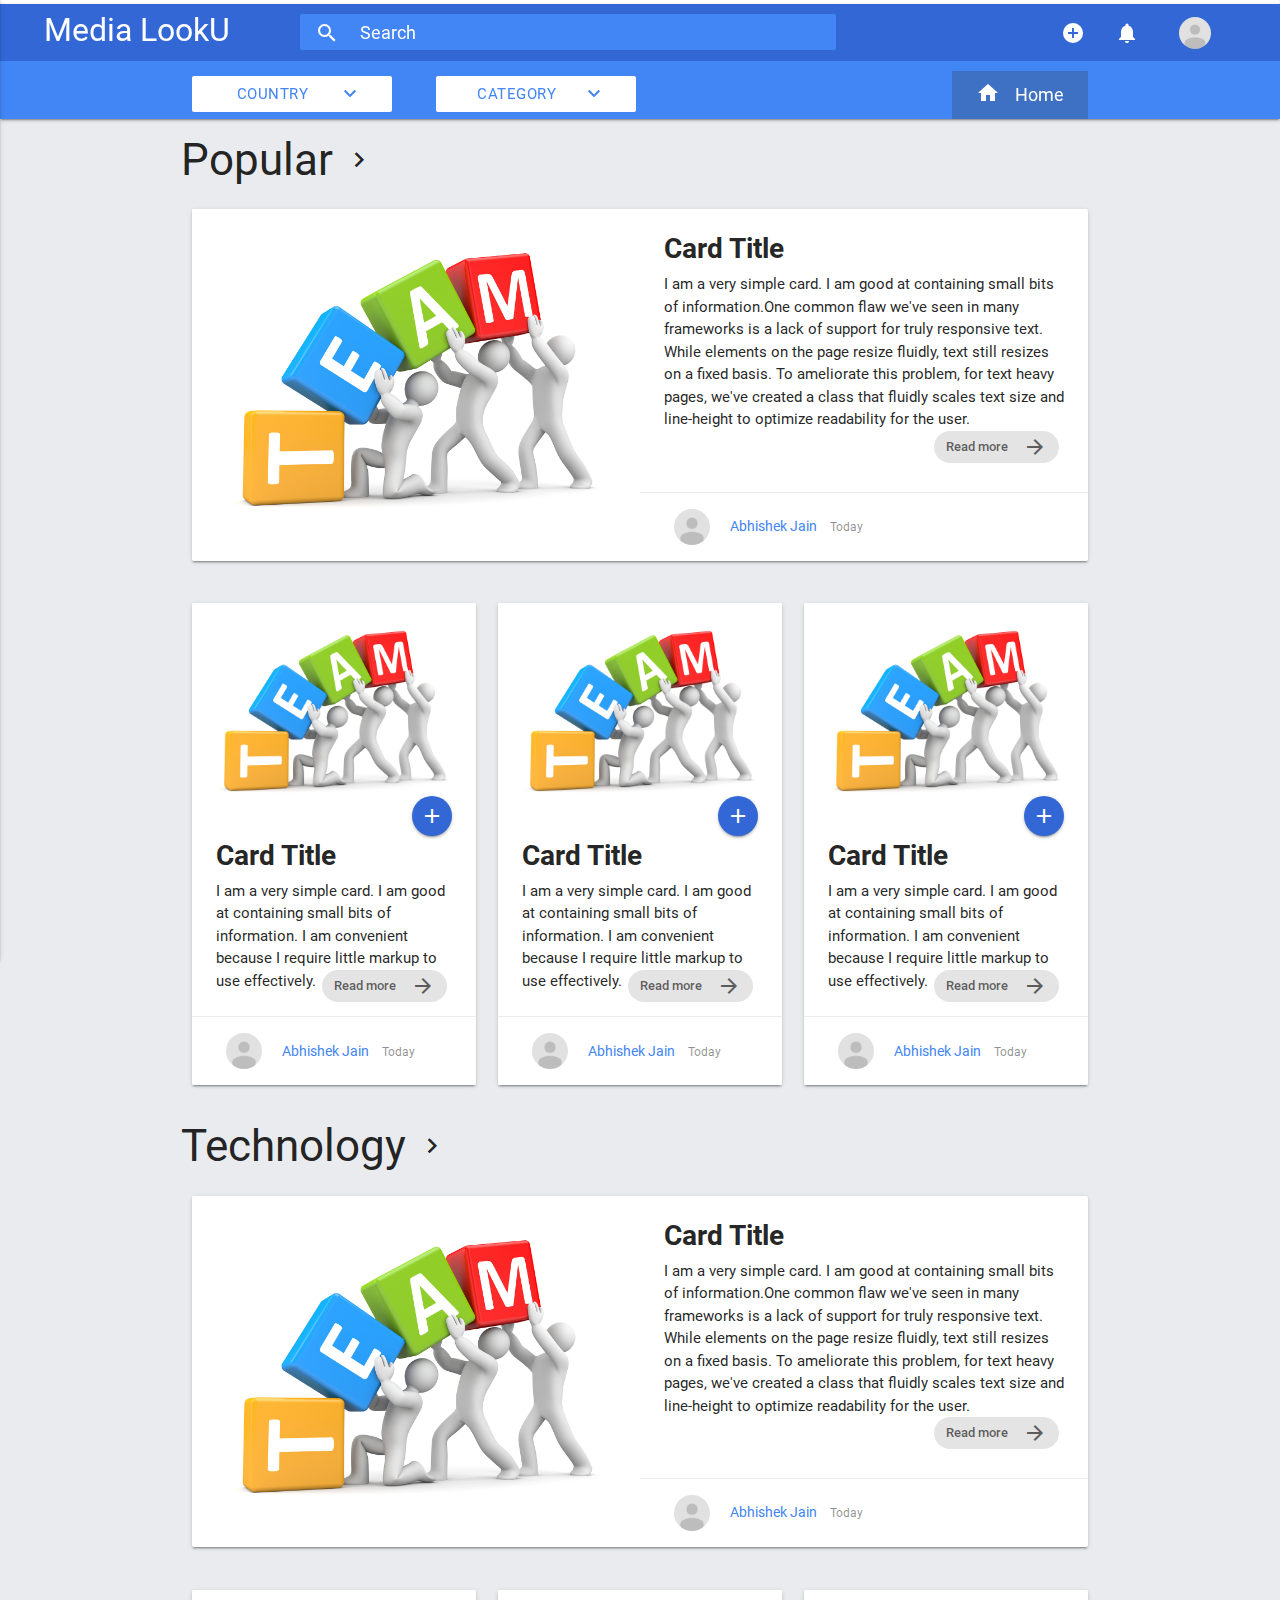
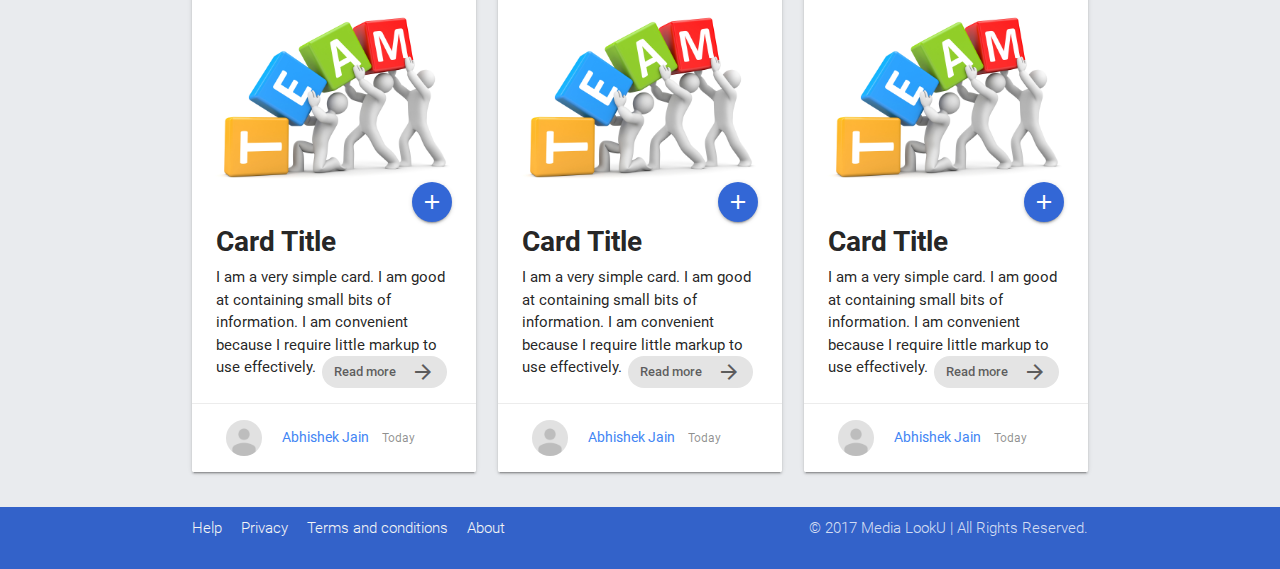
<file: index.html>
<!DOCTYPE html>
<html lang="en">
<head>
    <meta charset="UTF-8">
    <title>Media LookU</title>

    <meta name="viewport" content="width=device-width, initial-scale=1.0"/>

    <link href="http://fonts.googleapis.com/icon?family=Material+Icons" rel="stylesheet">
    <link rel="stylesheet" type="text/css" href="materialize/css/materialize.css">
    <link rel="stylesheet" type="text/css" href="mycss.css">

    <script type="text/javascript" src="https://code.jquery.com/jquery-2.1.1.min.js"></script>
    <script type="text/javascript" src="materialize/js/materialize.js"></script>
    <script type="text/javascript">
        $(window).scroll(
            {
                previousTop: 0
            },
            function () {
                var currentTop = $(window).scrollTop();
                if (currentTop < this.previousTop) {
                    $(".nav-content").show();
                } else {
                    $(".nav-content").hide();
                }
                this.previousTop = currentTop;
            });
    </script>
    <script type='text/javascript'>
        $(window).load(function () {
            setTimeout(function () {
                $(".progress").fadeOut("slow");
                setTimeout(function () {
                    $("#loader").fadeOut("slow")
                }, 1000)
            }, 1000)
        });
    </script>
    <script type='text/javascript'>
        $(document).ready(function(){
            $(".dropdown-button").dropdown({
                    constrainWidth: false
                }
            );
        });
        $(document).ready(function() {
            $('select').material_select();
        });
    </script>
    <script type="text/javascript">
        $(document).ready(function(){
            $('.button-collapse').sideNav({draggable: true});
        });
    </script>
    <script type="text/javascript">
        $(document).ready(function() {
            $('select').material_select();
        });
    </script>
</head>
<body>

<div id="loader">
<div class="progress">
    <div class="indeterminate"></div>
</div>
</div>

<div class="navbar-fixed">
    <nav class="nav-extended nav-color">
        <div class="nav-wrapper">
            <a href="#" class="brand-logo">Media LookU</a>
            <a href="#" data-activates="mobile-demo" class="button-collapse"><i class="material-icons">menu</i></a>
            <div  id="nav-mobile">
                <form class="search-form">
                    <div class="input-field">
                        <input id="search" type="search" placeholder="Search" required>
                        <label class="label-icon" for="search"><i class="material-icons">search</i></label>
                        <i class="material-icons">close</i>
                    </div>
                </form>
                <ul class="right hide-on-med-and-down">
                    <li><a href="#" class="tooltipped" data-tooltip="Add"><i class="material-icons">add_circle</i></a></li>
                    <li><a href="#" class="tooltipped" data-tooltip="Notifications"><i class="material-icons">notifications</i></a></li>
                    <li><a class="dropdown-button" href="#!" data-activates="dropdown1">
                        <img class="circle nav-img" src="resource/avatar_2x.png"></a>
                    </li>
                </ul>
            </div>
            <ul class="side-nav" id="mobile-demo">
                <li><div class="userView">
                    <div class="background">
                        <img src="resource/block-img.png" style="width: 300px">
                    </div>
                    <a href="#!user"><img class="circle" src="resource/avatar_2x.png"></a>
                    <a href="#!name"><span class="white-text name">Abhishek Jain</span></a>
                    <a href="#!email"><span class="white-text email">abhishek@gmail.com</span></a>
                </div></li>
                <li><a class="waves-effect" href="#!"><i class="material-icons left">home</i>Home</a></li>
                <li><a class="waves-effect" href="#!"><i class="material-icons left">add_circle</i>Add</a></li>
                <li><a class="waves-effect" href="#!"><i class="material-icons left">notifications</i>Notifications</a></li>
                <li><div class="divider"></div></li>
                <li><a class="waves-effect">My Profile</a></li>
                <li><a class="waves-effect" href="#!">Settings</a></li>
                <li><div class="divider"></div></li>
                <li><a class="sign-out waves-effect" href="#!">Sign Out</a></li>
            </ul>
        </div>
        <div class="nav-content nav-tab-color row">
            <div class="container">
                <ul class="tabs tabs-transparent center ">
                    <li>
                        <a class='dropdown-button dd-list' data-activates='country'>Country
                            <i class="material-icons right">keyboard_arrow_down</i>
                        </a>
                        <a class='dropdown-button dd-list' data-activates='category'>Category
                            <i class="material-icons right">keyboard_arrow_down</i>
                        </a>
                    </li>
                    <li class="tab right">
                        <a class="waves-effect tab-home white-text"><i class="material-icons left">home</i>Home</a>
                    </li>
                </ul>
            </div>
        </div>
    </nav>
</div>

<ul id="dropdown1" class="dropdown-content">
    <li><span>Abhishek Jain<br/>abhishek@gmail.com</span></li>
    <li class="divider"></li>
    <li><a href="#!">My Profile</a></li>
    <li><a href="#!">Reading List</a></li>
    <li><a href="#!">Settings</a></li>
    <li class="divider"></li>
    <li><a class="sign-out" href="#!">Sign Out</a></li>
</ul>

<ul id='country' class='dropdown-content'>
    <li value="Afghanistan">Afghanistan</li>
    <li value="Albania">Albania</li>
    <li value="Algeria">Algeria</li>
    <li value="American Samoa">American Samoa</li>
    <li value="Andorra">Andorra</li>
    <li value="Angola">Angola</li>
    <li value="Anguilla">Anguilla</li>
    <li value="Antartica">Antarctica</li>
    <li value="Antigua and Barbuda">Antigua and Barbuda</li>
    <li value="Argentina">Argentina</li>
    <li value="Armenia">Armenia</li>
    <li value="Aruba">Aruba</li>
    <li value="Australia">Australia</li>
    <li value="Austria">Austria</li>
    <li value="Azerbaijan">Azerbaijan</li>
    <li value="Bahamas">Bahamas</li>
    <li value="Bahrain">Bahrain</li>
    <li value="Bangladesh">Bangladesh</li>
    <li value="Barbados">Barbados</li>
    <li value="Belarus">Belarus</li>
    <li value="Belgium">Belgium</li>
    <li value="Belize">Belize</li>
    <li value="Benin">Benin</li>
    <li value="Bermuda">Bermuda</li>
    <li value="Bhutan">Bhutan</li>
    <li value="Bolivia">Bolivia</li>
    <li value="Bosnia and Herzegowina">Bosnia and Herzegowina</li>
    <li value="Botswana">Botswana</li>
    <li value="Bouvet Island">Bouvet Island</li>
    <li value="Brazil">Brazil</li>
    <li value="British Indian Ocean Territory">British Indian Ocean Territory</li>
    <li value="Brunei Darussalam">Brunei Darussalam</li>
    <li value="Bulgaria">Bulgaria</li>
    <li value="Burkina Faso">Burkina Faso</li>
    <li value="Burundi">Burundi</li>
    <li value="Cambodia">Cambodia</li>
    <li value="Cameroon">Cameroon</li>
    <li value="Canada">Canada</li>
    <li value="Cape Verde">Cape Verde</li>
    <li value="Cayman Islands">Cayman Islands</li>
    <li value="Central African Republic">Central African Republic</li>
    <li value="Chad">Chad</li>
    <li value="Chile">Chile</li>
    <li value="China">China</li>
    <li value="Christmas Island">Christmas Island</li>
    <li value="Cocos Islands">Cocos (Keeling) Islands</li>
    <li value="Colombia">Colombia</li>
    <li value="Comoros">Comoros</li>
    <li value="Congo">Congo</li>
    <li value="Cook Islands">Cook Islands</li>
    <li value="Costa Rica">Costa Rica</li>
    <li value="Cota D'Ivoire">Cote d'Ivoire</li>
    <li value="Croatia">Croatia (Hrvatska)</li>
    <li value="Cuba">Cuba</li>
    <li value="Cyprus">Cyprus</li>
    <li value="Czech Republic">Czech Republic</li>
    <li value="Denmark">Denmark</li>
    <li value="Djibouti">Djibouti</li>
    <li value="Dominica">Dominica</li>
    <li value="Dominican Republic">Dominican Republic</li>
    <li value="East Timor">East Timor</li>
    <li value="Ecuador">Ecuador</li>
    <li value="Egypt">Egypt</li>
    <li value="El Salvador">El Salvador</li>
    <li value="Equatorial Guinea">Equatorial Guinea</li>
    <li value="Eritrea">Eritrea</li>
    <li value="Estonia">Estonia</li>
    <li value="Ethiopia">Ethiopia</li>
    <li value="Falkland Islands">Falkland Islands (Malvinas)</li>
    <li value="Faroe Islands">Faroe Islands</li>
    <li value="Fiji">Fiji</li>
    <li value="Finland">Finland</li>
    <li value="France">France</li>
    <li value="France Metropolitan">France, Metropolitan</li>
    <li value="French Guiana">French Guiana</li>
    <li value="French Polynesia">French Polynesia</li>
    <li value="French Southern Territories">French Southern Territories</li>
    <li value="Gabon">Gabon</li>
    <li value="Gambia">Gambia</li>
    <li value="Georgia">Georgia</li>
    <li value="Germany">Germany</li>
    <li value="Ghana">Ghana</li>
    <li value="Gibraltar">Gibraltar</li>
    <li value="Greece">Greece</li>
    <li value="Greenland">Greenland</li>
    <li value="Grenada">Grenada</li>
    <li value="Guadeloupe">Guadeloupe</li>
    <li value="Guam">Guam</li>
    <li value="Guatemala">Guatemala</li>
    <li value="Guinea">Guinea</li>
    <li value="Guinea-Bissau">Guinea-Bissau</li>
    <li value="Guyana">Guyana</li>
    <li value="Haiti">Haiti</li>
    <li value="Heard and McDonald Islands">Heard and Mc Donald Islands</li>
    <li value="Holy See">Holy See (Vatican City State)</li>
    <li value="Honduras">Honduras</li>
    <li value="Hong Kong">Hong Kong</li>
    <li value="Hungary">Hungary</li>
    <li value="Iceland">Iceland</li>
    <li value="India">India</li>
    <li value="Indonesia">Indonesia</li>
    <li value="Iran">Iran</li>
    <li value="Iraq">Iraq</li>
    <li value="Ireland">Ireland</li>
    <li value="Israel">Israel</li>
    <li value="Italy">Italy</li>
    <li value="Jamaica">Jamaica</li>
    <li value="Japan">Japan</li>
    <li value="Jordan">Jordan</li>
    <li value="Kazakhstan">Kazakhstan</li>
    <li value="Kenya">Kenya</li>
    <li value="Kiribati">Kiribati</li>
    <li value="Kuwait">Kuwait</li>
    <li value="Kyrgyzstan">Kyrgyzstan</li>
    <li value="Lao">Lao</li>
    <li value="Latvia">Latvia</li>
    <li value="Lebanon" selected>Lebanon</li>
    <li value="Lesotho">Lesotho</li>
    <li value="Liberia">Liberia</li>
    <li value="Libyan Arab Jamahiriya">Libyan Arab Jamahiriya</li>
    <li value="Liechtenstein">Liechtenstein</li>
    <li value="Lithuania">Lithuania</li>
    <li value="Luxembourg">Luxembourg</li>
    <li value="Macau">Macau</li>
    <li value="Macedonia">Macedonia</li>
    <li value="Madagascar">Madagascar</li>
    <li value="Malawi">Malawi</li>
    <li value="Malaysia">Malaysia</li>
    <li value="Maldives">Maldives</li>
    <li value="Mali">Mali</li>
    <li value="Malta">Malta</li>
    <li value="Marshall Islands">Marshall Islands</li>
    <li value="Martinique">Martinique</li>
    <li value="Mauritania">Mauritania</li>
    <li value="Mauritius">Mauritius</li>
    <li value="Mayotte">Mayotte</li>
    <li value="Mexico">Mexico</li>
    <li value="Micronesia">Micronesia</li>
    <li value="Moldova">Moldova</li>
    <li value="Monaco">Monaco</li>
    <li value="Mongolia">Mongolia</li>
    <li value="Montserrat">Montserrat</li>
    <li value="Morocco">Morocco</li>
    <li value="Mozambique">Mozambique</li>
    <li value="Myanmar">Myanmar</li>
    <li value="Namibia">Namibia</li>
    <li value="Nauru">Nauru</li>
    <li value="Nepal">Nepal</li>
    <li value="Netherlands">Netherlands</li>
    <li value="Netherlands Antilles">Netherlands Antilles</li>
    <li value="New Caledonia">New Caledonia</li>
    <li value="New Zealand">New Zealand</li>
    <li value="Nicaragua">Nicaragua</li>
    <li value="Niger">Niger</li>
    <li value="Nigeria">Nigeria</li>
    <li value="Niue">Niue</li>
    <li value="Norfolk Island">Norfolk Island</li>
    <li value="Northern Mariana Islands">Northern Mariana Islands</li>
    <li value="North Korea">North Korea</li>
    <li value="Norway">Norway</li>
    <li value="Oman">Oman</li>
    <li value="Pakistan">Pakistan</li>
    <li value="Palau">Palau</li>
    <li value="Panama">Panama</li>
    <li value="Papua New Guinea">Papua New Guinea</li>
    <li value="Paraguay">Paraguay</li>
    <li value="Peru">Peru</li>
    <li value="Philippines">Philippines</li>
    <li value="Pitcairn">Pitcairn</li>
    <li value="Poland">Poland</li>
    <li value="Portugal">Portugal</li>
    <li value="Puerto Rico">Puerto Rico</li>
    <li value="Qatar">Qatar</li>
    <li value="Reunion">Reunion</li>
    <li value="Romania">Romania</li>
    <li value="Russia">Russia</li>
    <li value="Rwanda">Rwanda</li>
    <li value="Saint Kitts and Nevis">Saint Kitts and Nevis</li>
    <li value="Saint LUCIA">Saint LUCIA</li>
    <li value="Saint Vincent">Saint Vincent and the Grenadines</li>
    <li value="Samoa">Samoa</li>
    <li value="San Marino">San Marino</li>
    <li value="Sao Tome and Principe">Sao Tome and Principe</li>
    <li value="Saudi Arabia">Saudi Arabia</li>
    <li value="Senegal">Senegal</li>
    <li value="Seychelles">Seychelles</li>
    <li value="Sierra">Sierra Leone</li>
    <li value="Singapore">Singapore</li>
    <li value="Slovakia">Slovakia (Slovak Republic)</li>
    <li value="Slovenia">Slovenia</li>
    <li value="Solomon Islands">Solomon Islands</li>
    <li value="Somalia">Somalia</li>
    <li value="South Africa">South Africa</li>
    <li value="South Georgia">South Georgia and the South Sandwich Islands</li>
    <li value="South Korea">South Korea</li>
    <li value="Span">Spain</li>
    <li value="SriLanka">Sri Lanka</li>
    <li value="St. Helena">St. Helena</li>
    <li value="St. Pierre and Miguelon">St. Pierre and Miquelon</li>
    <li value="Sudan">Sudan</li>
    <li value="Suriname">Suriname</li>
    <li value="Svalbard">Svalbard and Jan Mayen Islands</li>
    <li value="Swaziland">Swaziland</li>
    <li value="Sweden">Sweden</li>
    <li value="Switzerland">Switzerland</li>
    <li value="Syria">Syrian Arab Republic</li>
    <li value="Taiwan">Taiwan</li>
    <li value="Tajikistan">Tajikistan</li>
    <li value="Tanzania">Tanzania</li>
    <li value="Thailand">Thailand</li>
    <li value="Togo">Togo</li>
    <li value="Tokelau">Tokelau</li>
    <li value="Tonga">Tonga</li>
    <li value="Trinidad and Tobago">Trinidad and Tobago</li>
    <li value="Tunisia">Tunisia</li>
    <li value="Turkey">Turkey</li>
    <li value="Turkmenistan">Turkmenistan</li>
    <li value="Turks and Caicos">Turks and Caicos Islands</li>
    <li value="Tuvalu">Tuvalu</li>
    <li value="Uganda">Uganda</li>
    <li value="Ukraine">Ukraine</li>
    <li value="United Arab Emirates">United Arab Emirates</li>
    <li value="United Kingdom">United Kingdom</li>
    <li value="United States">United States</li>
    <li value="United States Minor Outlying Islands">United States Minor Outlying Islands</li>
    <li value="Uruguay">Uruguay</li>
    <li value="Uzbekistan">Uzbekistan</li>
    <li value="Vanuatu">Vanuatu</li>
    <li value="Venezuela">Venezuela</li>
    <li value="Vietnam">Viet Nam</li>
    <li value="Virgin Islands (British)">Virgin Islands (British)</li>
    <li value="Virgin Islands (U.S)">Virgin Islands (U.S.)</li>
    <li value="Wallis and Futana Islands">Wallis and Futuna Islands</li>
    <li value="Western Sahara">Western Sahara</li>
    <li value="Yemen">Yemen</li>
    <li value="Yugoslavia">Yugoslavia</li>
    <li value="Zambia">Zambia</li>
    <li value="Zimbabwe">Zimbabwe</li>
</ul>

<ul id='category' class='dropdown-content'>
    <li>General News</li>
    <li>Technology</li>
    <li>Sports</li>
    <li>Business</li>
    <li>Career</li>
    <li>Culture</li>
    <li>Education</li>
    <li>Electronics</li>
    <li>Entertainment</li>
    <li>Entrepreneur</li>
    <li>Fashion</li>
    <li>Gaming</li>
    <li>Gossip</li>
    <li>Health & Beauty</li>
    <li>Lifestyle</li>
    <li>Marketing</li>
    <li>Movies & Series</li>
    <li>Music</li>
    <li>Real Estate</li>
    <li>Others</li>
</ul>

<div class="top-fixed">
    <div class="container">

        <div class="row">
            <h3 class="header">Popular <i class="small material-icons">keyboard_arrow_right</i></h3>
            <div class="col s12 m12 l12">
                <div class="card horizontal">
                    <div class="card-image">
                        <img src="resource/aboutus.jpg">
                    </div>
                    <div class="card-stacked">
                        <div class="card-content">
                            <span class="card-title"><b>Card Title</b></span>
                            <p>I am a very simple card. I am good at containing small bits of information.One common
                                flaw we've seen in many frameworks is a lack of support for truly responsive text.
                                While elements on the page resize fluidly, text still resizes on a fixed basis.
                                To ameliorate this problem, for text heavy pages, we've created a class that fluidly
                                scales text size and line-height to optimize readability for the user.
                                <a class="chip hoverable read-more">Read more<i class="material-icons right">arrow_forward</i></a>
                            </p>
                        </div>
                        <div class="card-action">
                            <div class="avatar-img">
                                <a class="avatar" href="#"><img class="circle author-img" src="resource/avatar_2x.png"></a>
                            </div>
                            <div class="credits">
                                <a>Abhishek Jain</a>
                                <a class="time">Today</a>
                            </div>
                        </div>
                    </div>
                </div>
            </div>

        </div>

        <div class="row">
            <div class="col s12 m6 l4">
                <div class="card">
                    <div class="card-image">
                        <img src="resource/aboutus.jpg">
                        <a class="btn-floating halfway-fab waves-effect waves-light my-blue tooltipped" data-tooltip="Add to later read">
                            <i class="material-icons">add</i>
                        </a>
                    </div>
                    <div class="card-content">
                        <span class="card-title"><b>Card Title</b></span>
                        <p>I am a very simple card. I am good at containing small bits of information.
                            I am convenient because I require little markup to use effectively.
                            <a class="chip hoverable read-more">Read more<i class="material-icons right">arrow_forward</i></a>
                        </p>
                    </div>
                    <div class="card-action">
                        <div class="avatar-img">
                            <a class="avatar" href="#"><img class="circle author-img" src="resource/avatar_2x.png"></a>
                        </div>
                        <div class="credits">
                            <a>Abhishek Jain</a>
                            <a class="time">Today</a>
                        </div>
                    </div>
                </div>
            </div>

            <div class="col s12 m6 l4">
                <div class="card">
                    <div class="card-image">
                        <img src="resource/aboutus.jpg">
                        <a class="btn-floating halfway-fab waves-effect waves-light my-blue tooltipped" data-tooltip="Add to later read">
                            <i class="material-icons">add</i>
                        </a>
                    </div>
                    <div class="card-content">
                        <span class="card-title"><b>Card Title</b></span>
                        <p>I am a very simple card. I am good at containing small bits of information.
                            I am convenient because I require little markup to use effectively.
                            <a class="chip hoverable read-more">Read more<i class="material-icons right">arrow_forward</i></a>
                        </p>
                    </div>
                    <div class="card-action">
                        <div class="avatar-img">
                            <a class="avatar" href="#"><img class="circle author-img" src="resource/avatar_2x.png"></a>
                        </div>
                        <div class="credits">
                            <a>Abhishek Jain</a>
                            <a class="time">Today</a>
                        </div>
                    </div>
                </div>
            </div>

            <div class="col s12 m6 l4">
                <div class="card">
                    <div class="card-image">
                        <img src="resource/aboutus.jpg">
                        <a class="btn-floating halfway-fab waves-effect waves-light my-blue tooltipped" data-tooltip="Add to later read">
                            <i class="material-icons">add</i>
                        </a>
                    </div>
                    <div class="card-content">
                        <span class="card-title"><b>Card Title</b></span>
                        <p>I am a very simple card. I am good at containing small bits of information.
                            I am convenient because I require little markup to use effectively.
                            <a class="chip hoverable read-more">Read more<i class="material-icons right">arrow_forward</i></a>
                        </p>
                    </div>
                    <div class="card-action">
                        <div class="avatar-img">
                            <a class="avatar" href="#"><img class="circle author-img" src="resource/avatar_2x.png"></a>
                        </div>
                        <div class="credits">
                            <a>Abhishek Jain</a>
                            <a class="time">Today</a>
                        </div>
                    </div>
                </div>
            </div>
        </div>

        <div class="row">
            <h3 class="header">Technology <i class="small material-icons">keyboard_arrow_right</i></h3>
            <div class="col s12 m12 l12">
                <div class="card horizontal">
                    <div class="card-image">
                        <img src="resource/aboutus.jpg">
                    </div>
                    <div class="card-stacked">
                        <div class="card-content">
                            <span class="card-title"><b>Card Title</b></span>
                            <p>I am a very simple card. I am good at containing small bits of information.One common
                                flaw we've seen in many frameworks is a lack of support for truly responsive text.
                                While elements on the page resize fluidly, text still resizes on a fixed basis.
                                To ameliorate this problem, for text heavy pages, we've created a class that fluidly
                                scales text size and line-height to optimize readability for the user.
                                <a class="chip hoverable read-more">Read more<i class="material-icons right">arrow_forward</i></a>
                            </p>
                        </div>
                        <div class="card-action">
                            <div class="avatar-img">
                                <a class="avatar" href="#"><img class="circle author-img" src="resource/avatar_2x.png"></a>
                            </div>
                            <div class="credits">
                                <a>Abhishek Jain</a>
                                <a class="time">Today</a>
                            </div>
                        </div>
                    </div>
                </div>
            </div>

        </div>

        <div class="row">
            <div class="col s12 m6 l4">
                <div class="card">
                    <div class="card-image">
                        <img src="resource/aboutus.jpg">
                        <a class="btn-floating halfway-fab waves-effect waves-light my-blue tooltipped" data-tooltip="Add to later read">
                            <i class="material-icons">add</i>
                        </a>
                    </div>
                    <div class="card-content">
                        <span class="card-title"><b>Card Title</b></span>
                        <p>I am a very simple card. I am good at containing small bits of information.
                            I am convenient because I require little markup to use effectively.
                            <a class="chip hoverable read-more">Read more<i class="material-icons right">arrow_forward</i></a>
                        </p>
                    </div>
                    <div class="card-action">
                        <div class="avatar-img">
                            <a class="avatar" href="#"><img class="circle author-img" src="resource/avatar_2x.png"></a>
                        </div>
                        <div class="credits">
                            <a>Abhishek Jain</a>
                            <a class="time">Today</a>
                        </div>
                    </div>
                </div>
            </div>

            <div class="col s12 m6 l4">
                <div class="card">
                    <div class="card-image">
                        <img src="resource/aboutus.jpg">
                        <a class="btn-floating halfway-fab waves-effect waves-light my-blue tooltipped" data-tooltip="Add to later read">
                            <i class="material-icons">add</i>
                        </a>
                    </div>
                    <div class="card-content">
                        <span class="card-title"><b>Card Title</b></span>
                        <p>I am a very simple card. I am good at containing small bits of information.
                            I am convenient because I require little markup to use effectively.
                            <a class="chip hoverable read-more">Read more<i class="material-icons right">arrow_forward</i></a>
                        </p>
                    </div>
                    <div class="card-action">
                        <div class="avatar-img">
                            <a class="avatar" href="#"><img class="circle author-img" src="resource/avatar_2x.png"></a>
                        </div>
                        <div class="credits">
                            <a>Abhishek Jain</a>
                            <a class="time">Today</a>
                        </div>
                    </div>
                </div>
            </div>

            <div class="col s12 m6 l4">
                <div class="card">
                    <div class="card-image">
                        <img src="resource/aboutus.jpg">
                        <a class="btn-floating halfway-fab waves-effect waves-light my-blue tooltipped" data-tooltip="Add to later read">
                            <i class="material-icons">add</i>
                        </a>
                    </div>
                    <div class="card-content">
                        <span class="card-title"><b>Card Title</b></span>
                        <p>I am a very simple card. I am good at containing small bits of information.
                            I am convenient because I require little markup to use effectively.
                            <a class="chip hoverable read-more">Read more<i class="material-icons right">arrow_forward</i></a>
                        </p>
                    </div>
                    <div class="card-action">
                        <div class="avatar-img">
                            <a class="avatar" href="#"><img class="circle author-img" src="resource/avatar_2x.png"></a>
                        </div>
                        <div class="credits">
                            <a>Abhishek Jain</a>
                            <a class="time">Today</a>
                        </div>
                    </div>
                </div>
            </div>
        </div>
    </div>
</div>

<footer class="page-footer my-blue">
    <div class="footer-copyright">
        <div class="container">
            <div class="row">
                <div class="col m8 l8 s12">
                    <a class="grey-text text-lighten-4">Help</a>
                    <a class="grey-text text-lighten-4">Privacy</a>
                    <a class="grey-text text-lighten-4">Terms and conditions</a>
                    <a class="grey-text text-lighten-4">About</a>
                </div>
                <div class="col s12 l4 m4">
                   <div class="right"> © 2017 Media LookU | All Rights Reserved.</div>
                </div>
            </div>
        </div>
    </div>
</footer>

</body>
</html>
</file>
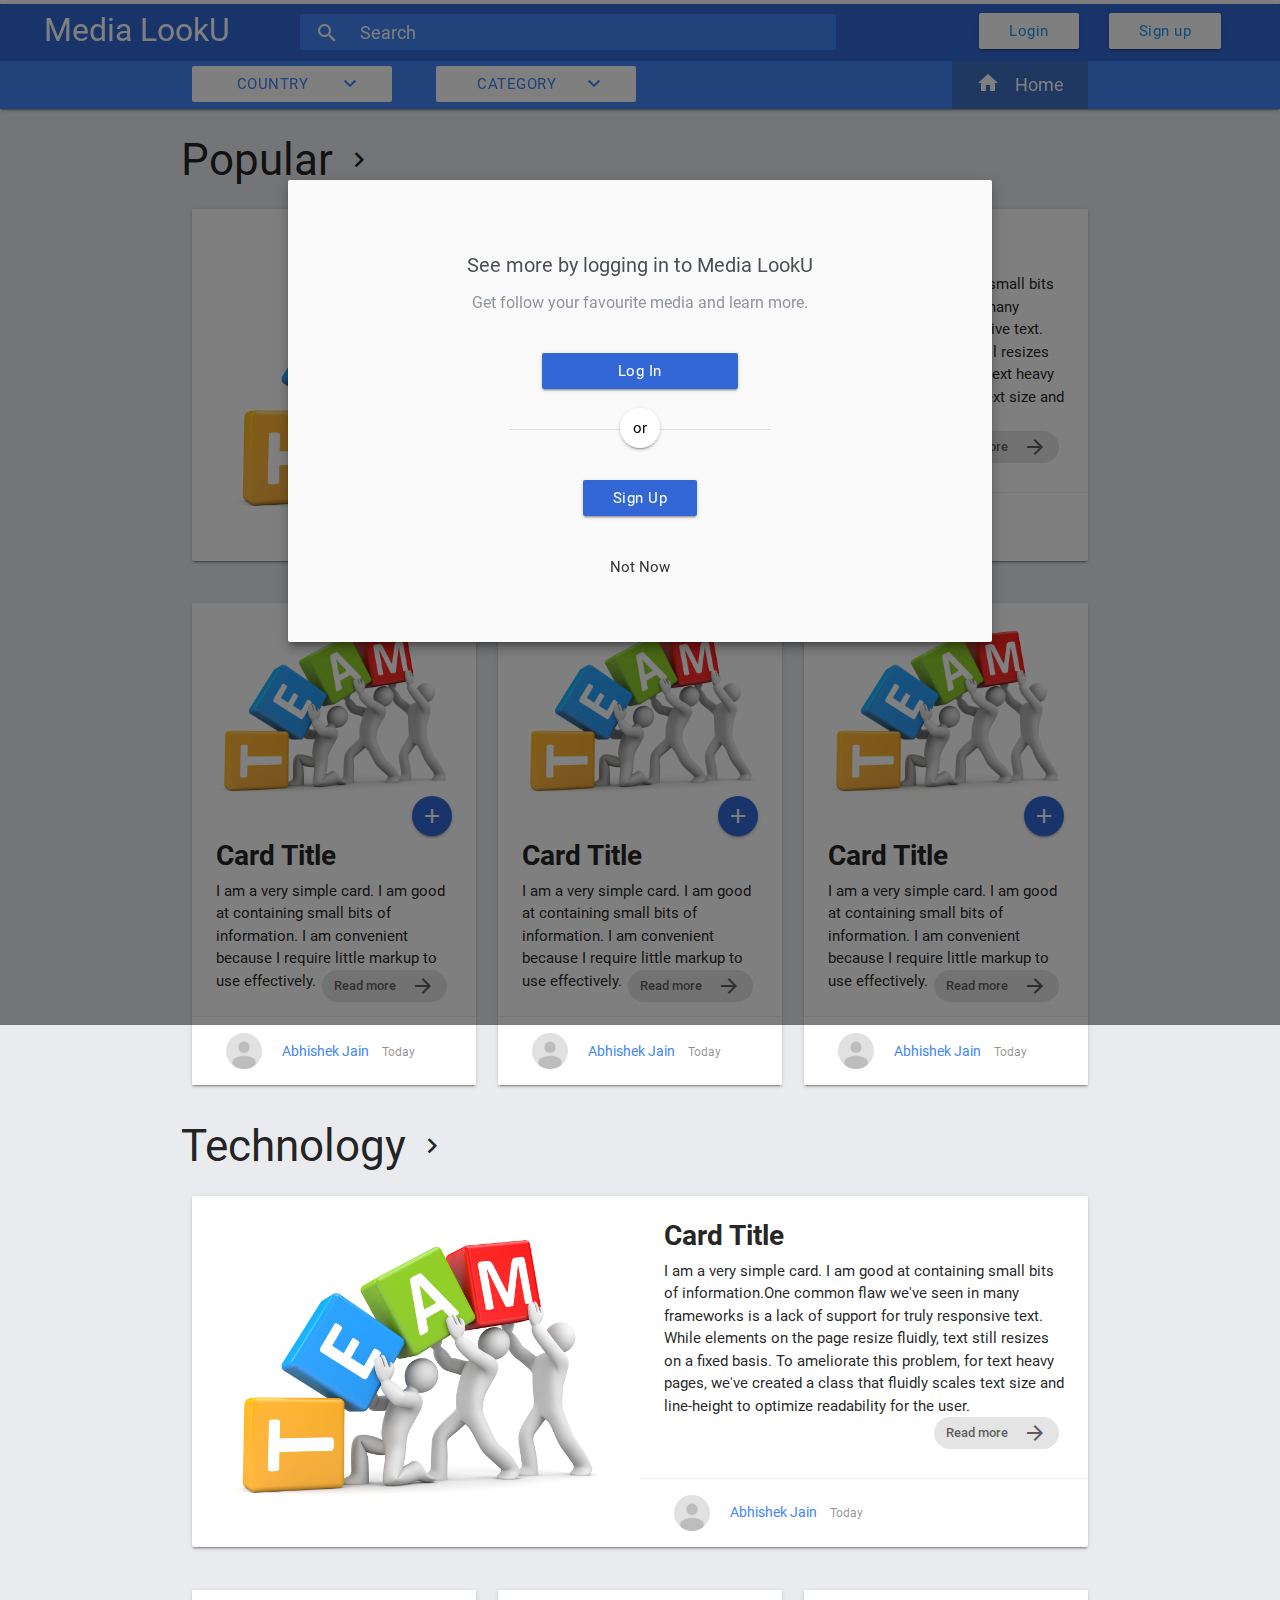
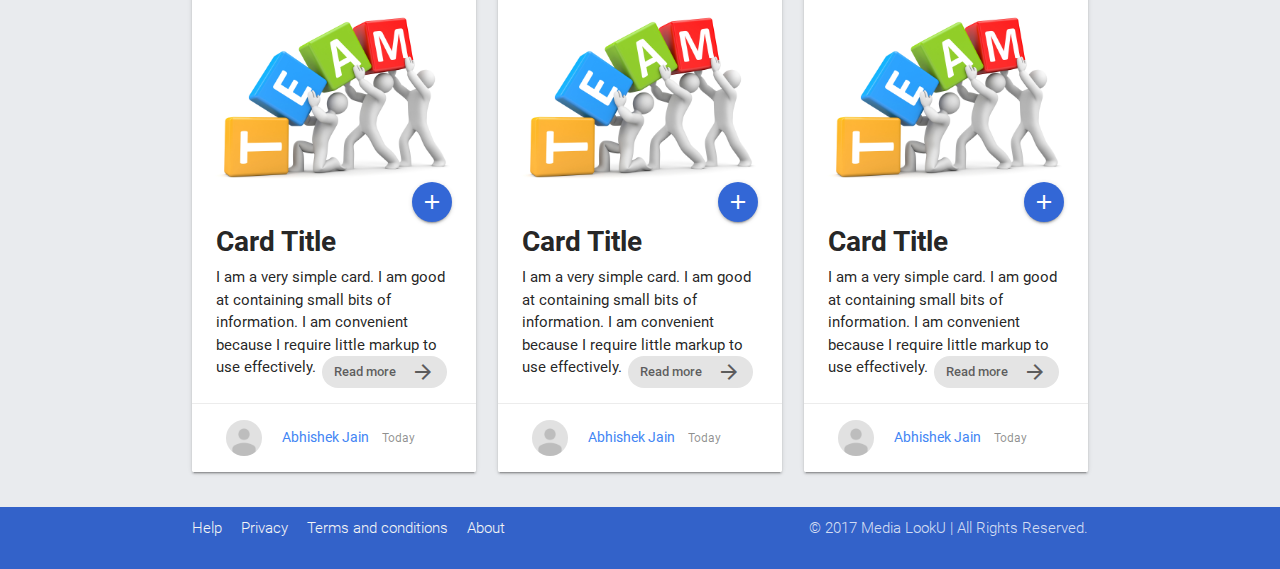
<file: guest.html>
<!DOCTYPE html>
<html lang="en">
<head>
    <meta charset="UTF-8">
    <title>Media LookU</title>

    <meta name="viewport" content="width=device-width, initial-scale=1.0"/>

    <link href="http://fonts.googleapis.com/icon?family=Material+Icons" rel="stylesheet">
    <link rel="stylesheet" type="text/css" href="materialize/css/materialize.css">
    <link rel="stylesheet" type="text/css" href="mycss.css">

    <script type="text/javascript" src="https://code.jquery.com/jquery-2.1.1.min.js"></script>
    <script type="text/javascript" src="materialize/js/materialize.js"></script>
    <script type="text/javascript">
        $(window).scroll(
            {
                previousTop: 0
            },
            function () {
                var currentTop = $(window).scrollTop();
                if (currentTop < this.previousTop) {
                    $(".nav-content").show();
                } else {
                    $(".nav-content").hide();
                }
                this.previousTop = currentTop;
            });
    </script>
    <script type='text/javascript'>
        $(window).load(function () {
            setTimeout(function () {
                $(".progress").fadeOut("slow");
                setTimeout(function () {
                    $("#loader").fadeOut("slow")
                }, 1000)
            }, 1000)
        });
    </script>
    <script type='text/javascript'>
        $(document).ready(function(){
            $(".dropdown-button").dropdown({
                    constrainWidth: false
                }
            );
        });
        $(document).ready(function() {
            $('select').material_select();
        });
    </script>
    <script type="text/javascript">
        $(document).ready(function(){
            $('.button-collapse').sideNav({draggable: true});
        });
    </script>
    <script type="text/javascript">
        $(document).ready(function() {
            $('select').material_select();
        });
    </script>
    <script type="text/javascript">
        $(document).ready(function(){
            $('.modal').modal({ dismissible: false});
            $('#modal1').modal('open');
        });
    </script>
    <script type="text/javascript">
       function infoTab() {
           document.getElementById('info-tab').style.display = "block";
       }
    </script>
</head>
<body>

<div id="loader">
    <div class="progress">
        <div class="indeterminate"></div>
    </div>
</div>

<div class="navbar-fixed">
    <nav class="nav-extended nav-color">
        <div class="nav-wrapper">
            <a href="#" class="brand-logo">Media LookU</a>
            <a href="#" data-activates="mobile-demo" class="button-collapse"><i class="material-icons">menu</i></a>
            <div  id="nav-mobile">
                <form class="search-form">
                    <div class="input-field">
                        <input id="search" type="search" placeholder="Search" required>
                        <label class="label-icon" for="search"><i class="material-icons">search</i></label>
                        <i class="material-icons">close</i>
                    </div>
                </form>
                <ul class="right hide-on-med-and-down">
                    <li><a href="/login.html" class="btn white blue-text">Login</a></li>
                    <li><a href="#" class="btn white blue-text">Sign up</a></li>
                </ul>
            </div>
        </div>
        <div class="nav-content nav-tab-color row">
            <div class="container">
                <ul class="tabs tabs-transparent center ">
                    <li>
                        <a class='dropdown-button dd-list' data-activates='country'>Country
                            <i class="material-icons right">keyboard_arrow_down</i>
                        </a>
                        <a class='dropdown-button dd-list' data-activates='category'>Category
                            <i class="material-icons right">keyboard_arrow_down</i>
                        </a>
                    </li>
                    <li class="tab right">
                        <a class="waves-effect tab-home white-text"><i class="material-icons left">home</i>Home</a>
                    </li>
                </ul>
            </div>
        </div>
    </nav>
</div>

<ul id='country' class='dropdown-content'>
    <li value="Afghanistan">Afghanistan</li>
    <li value="Albania">Albania</li>
    <li value="Algeria">Algeria</li>
    <li value="American Samoa">American Samoa</li>
    <li value="Andorra">Andorra</li>
    <li value="Angola">Angola</li>
    <li value="Anguilla">Anguilla</li>
    <li value="Antartica">Antarctica</li>
    <li value="Antigua and Barbuda">Antigua and Barbuda</li>
    <li value="Argentina">Argentina</li>
    <li value="Armenia">Armenia</li>
    <li value="Aruba">Aruba</li>
    <li value="Australia">Australia</li>
    <li value="Austria">Austria</li>
    <li value="Azerbaijan">Azerbaijan</li>
    <li value="Bahamas">Bahamas</li>
    <li value="Bahrain">Bahrain</li>
    <li value="Bangladesh">Bangladesh</li>
    <li value="Barbados">Barbados</li>
    <li value="Belarus">Belarus</li>
    <li value="Belgium">Belgium</li>
    <li value="Belize">Belize</li>
    <li value="Benin">Benin</li>
    <li value="Bermuda">Bermuda</li>
    <li value="Bhutan">Bhutan</li>
    <li value="Bolivia">Bolivia</li>
    <li value="Bosnia and Herzegowina">Bosnia and Herzegowina</li>
    <li value="Botswana">Botswana</li>
    <li value="Bouvet Island">Bouvet Island</li>
    <li value="Brazil">Brazil</li>
    <li value="British Indian Ocean Territory">British Indian Ocean Territory</li>
    <li value="Brunei Darussalam">Brunei Darussalam</li>
    <li value="Bulgaria">Bulgaria</li>
    <li value="Burkina Faso">Burkina Faso</li>
    <li value="Burundi">Burundi</li>
    <li value="Cambodia">Cambodia</li>
    <li value="Cameroon">Cameroon</li>
    <li value="Canada">Canada</li>
    <li value="Cape Verde">Cape Verde</li>
    <li value="Cayman Islands">Cayman Islands</li>
    <li value="Central African Republic">Central African Republic</li>
    <li value="Chad">Chad</li>
    <li value="Chile">Chile</li>
    <li value="China">China</li>
    <li value="Christmas Island">Christmas Island</li>
    <li value="Cocos Islands">Cocos (Keeling) Islands</li>
    <li value="Colombia">Colombia</li>
    <li value="Comoros">Comoros</li>
    <li value="Congo">Congo</li>
    <li value="Cook Islands">Cook Islands</li>
    <li value="Costa Rica">Costa Rica</li>
    <li value="Cota D'Ivoire">Cote d'Ivoire</li>
    <li value="Croatia">Croatia (Hrvatska)</li>
    <li value="Cuba">Cuba</li>
    <li value="Cyprus">Cyprus</li>
    <li value="Czech Republic">Czech Republic</li>
    <li value="Denmark">Denmark</li>
    <li value="Djibouti">Djibouti</li>
    <li value="Dominica">Dominica</li>
    <li value="Dominican Republic">Dominican Republic</li>
    <li value="East Timor">East Timor</li>
    <li value="Ecuador">Ecuador</li>
    <li value="Egypt">Egypt</li>
    <li value="El Salvador">El Salvador</li>
    <li value="Equatorial Guinea">Equatorial Guinea</li>
    <li value="Eritrea">Eritrea</li>
    <li value="Estonia">Estonia</li>
    <li value="Ethiopia">Ethiopia</li>
    <li value="Falkland Islands">Falkland Islands (Malvinas)</li>
    <li value="Faroe Islands">Faroe Islands</li>
    <li value="Fiji">Fiji</li>
    <li value="Finland">Finland</li>
    <li value="France">France</li>
    <li value="France Metropolitan">France, Metropolitan</li>
    <li value="French Guiana">French Guiana</li>
    <li value="French Polynesia">French Polynesia</li>
    <li value="French Southern Territories">French Southern Territories</li>
    <li value="Gabon">Gabon</li>
    <li value="Gambia">Gambia</li>
    <li value="Georgia">Georgia</li>
    <li value="Germany">Germany</li>
    <li value="Ghana">Ghana</li>
    <li value="Gibraltar">Gibraltar</li>
    <li value="Greece">Greece</li>
    <li value="Greenland">Greenland</li>
    <li value="Grenada">Grenada</li>
    <li value="Guadeloupe">Guadeloupe</li>
    <li value="Guam">Guam</li>
    <li value="Guatemala">Guatemala</li>
    <li value="Guinea">Guinea</li>
    <li value="Guinea-Bissau">Guinea-Bissau</li>
    <li value="Guyana">Guyana</li>
    <li value="Haiti">Haiti</li>
    <li value="Heard and McDonald Islands">Heard and Mc Donald Islands</li>
    <li value="Holy See">Holy See (Vatican City State)</li>
    <li value="Honduras">Honduras</li>
    <li value="Hong Kong">Hong Kong</li>
    <li value="Hungary">Hungary</li>
    <li value="Iceland">Iceland</li>
    <li value="India">India</li>
    <li value="Indonesia">Indonesia</li>
    <li value="Iran">Iran</li>
    <li value="Iraq">Iraq</li>
    <li value="Ireland">Ireland</li>
    <li value="Israel">Israel</li>
    <li value="Italy">Italy</li>
    <li value="Jamaica">Jamaica</li>
    <li value="Japan">Japan</li>
    <li value="Jordan">Jordan</li>
    <li value="Kazakhstan">Kazakhstan</li>
    <li value="Kenya">Kenya</li>
    <li value="Kiribati">Kiribati</li>
    <li value="Kuwait">Kuwait</li>
    <li value="Kyrgyzstan">Kyrgyzstan</li>
    <li value="Lao">Lao</li>
    <li value="Latvia">Latvia</li>
    <li value="Lebanon" selected>Lebanon</li>
    <li value="Lesotho">Lesotho</li>
    <li value="Liberia">Liberia</li>
    <li value="Libyan Arab Jamahiriya">Libyan Arab Jamahiriya</li>
    <li value="Liechtenstein">Liechtenstein</li>
    <li value="Lithuania">Lithuania</li>
    <li value="Luxembourg">Luxembourg</li>
    <li value="Macau">Macau</li>
    <li value="Macedonia">Macedonia</li>
    <li value="Madagascar">Madagascar</li>
    <li value="Malawi">Malawi</li>
    <li value="Malaysia">Malaysia</li>
    <li value="Maldives">Maldives</li>
    <li value="Mali">Mali</li>
    <li value="Malta">Malta</li>
    <li value="Marshall Islands">Marshall Islands</li>
    <li value="Martinique">Martinique</li>
    <li value="Mauritania">Mauritania</li>
    <li value="Mauritius">Mauritius</li>
    <li value="Mayotte">Mayotte</li>
    <li value="Mexico">Mexico</li>
    <li value="Micronesia">Micronesia</li>
    <li value="Moldova">Moldova</li>
    <li value="Monaco">Monaco</li>
    <li value="Mongolia">Mongolia</li>
    <li value="Montserrat">Montserrat</li>
    <li value="Morocco">Morocco</li>
    <li value="Mozambique">Mozambique</li>
    <li value="Myanmar">Myanmar</li>
    <li value="Namibia">Namibia</li>
    <li value="Nauru">Nauru</li>
    <li value="Nepal">Nepal</li>
    <li value="Netherlands">Netherlands</li>
    <li value="Netherlands Antilles">Netherlands Antilles</li>
    <li value="New Caledonia">New Caledonia</li>
    <li value="New Zealand">New Zealand</li>
    <li value="Nicaragua">Nicaragua</li>
    <li value="Niger">Niger</li>
    <li value="Nigeria">Nigeria</li>
    <li value="Niue">Niue</li>
    <li value="Norfolk Island">Norfolk Island</li>
    <li value="Northern Mariana Islands">Northern Mariana Islands</li>
    <li value="North Korea">North Korea</li>
    <li value="Norway">Norway</li>
    <li value="Oman">Oman</li>
    <li value="Pakistan">Pakistan</li>
    <li value="Palau">Palau</li>
    <li value="Panama">Panama</li>
    <li value="Papua New Guinea">Papua New Guinea</li>
    <li value="Paraguay">Paraguay</li>
    <li value="Peru">Peru</li>
    <li value="Philippines">Philippines</li>
    <li value="Pitcairn">Pitcairn</li>
    <li value="Poland">Poland</li>
    <li value="Portugal">Portugal</li>
    <li value="Puerto Rico">Puerto Rico</li>
    <li value="Qatar">Qatar</li>
    <li value="Reunion">Reunion</li>
    <li value="Romania">Romania</li>
    <li value="Russia">Russia</li>
    <li value="Rwanda">Rwanda</li>
    <li value="Saint Kitts and Nevis">Saint Kitts and Nevis</li>
    <li value="Saint LUCIA">Saint LUCIA</li>
    <li value="Saint Vincent">Saint Vincent and the Grenadines</li>
    <li value="Samoa">Samoa</li>
    <li value="San Marino">San Marino</li>
    <li value="Sao Tome and Principe">Sao Tome and Principe</li>
    <li value="Saudi Arabia">Saudi Arabia</li>
    <li value="Senegal">Senegal</li>
    <li value="Seychelles">Seychelles</li>
    <li value="Sierra">Sierra Leone</li>
    <li value="Singapore">Singapore</li>
    <li value="Slovakia">Slovakia (Slovak Republic)</li>
    <li value="Slovenia">Slovenia</li>
    <li value="Solomon Islands">Solomon Islands</li>
    <li value="Somalia">Somalia</li>
    <li value="South Africa">South Africa</li>
    <li value="South Georgia">South Georgia and the South Sandwich Islands</li>
    <li value="South Korea">South Korea</li>
    <li value="Span">Spain</li>
    <li value="SriLanka">Sri Lanka</li>
    <li value="St. Helena">St. Helena</li>
    <li value="St. Pierre and Miguelon">St. Pierre and Miquelon</li>
    <li value="Sudan">Sudan</li>
    <li value="Suriname">Suriname</li>
    <li value="Svalbard">Svalbard and Jan Mayen Islands</li>
    <li value="Swaziland">Swaziland</li>
    <li value="Sweden">Sweden</li>
    <li value="Switzerland">Switzerland</li>
    <li value="Syria">Syrian Arab Republic</li>
    <li value="Taiwan">Taiwan</li>
    <li value="Tajikistan">Tajikistan</li>
    <li value="Tanzania">Tanzania</li>
    <li value="Thailand">Thailand</li>
    <li value="Togo">Togo</li>
    <li value="Tokelau">Tokelau</li>
    <li value="Tonga">Tonga</li>
    <li value="Trinidad and Tobago">Trinidad and Tobago</li>
    <li value="Tunisia">Tunisia</li>
    <li value="Turkey">Turkey</li>
    <li value="Turkmenistan">Turkmenistan</li>
    <li value="Turks and Caicos">Turks and Caicos Islands</li>
    <li value="Tuvalu">Tuvalu</li>
    <li value="Uganda">Uganda</li>
    <li value="Ukraine">Ukraine</li>
    <li value="United Arab Emirates">United Arab Emirates</li>
    <li value="United Kingdom">United Kingdom</li>
    <li value="United States">United States</li>
    <li value="United States Minor Outlying Islands">United States Minor Outlying Islands</li>
    <li value="Uruguay">Uruguay</li>
    <li value="Uzbekistan">Uzbekistan</li>
    <li value="Vanuatu">Vanuatu</li>
    <li value="Venezuela">Venezuela</li>
    <li value="Vietnam">Viet Nam</li>
    <li value="Virgin Islands (British)">Virgin Islands (British)</li>
    <li value="Virgin Islands (U.S)">Virgin Islands (U.S.)</li>
    <li value="Wallis and Futana Islands">Wallis and Futuna Islands</li>
    <li value="Western Sahara">Western Sahara</li>
    <li value="Yemen">Yemen</li>
    <li value="Yugoslavia">Yugoslavia</li>
    <li value="Zambia">Zambia</li>
    <li value="Zimbabwe">Zimbabwe</li>
</ul>

<ul id='category' class='dropdown-content'>
    <li>General News</li>
    <li>Technology</li>
    <li>Sports</li>
    <li>Business</li>
    <li>Career</li>
    <li>Culture</li>
    <li>Education</li>
    <li>Electronics</li>
    <li>Entertainment</li>
    <li>Entrepreneur</li>
    <li>Fashion</li>
    <li>Gaming</li>
    <li>Gossip</li>
    <li>Health & Beauty</li>
    <li>Lifestyle</li>
    <li>Marketing</li>
    <li>Movies & Series</li>
    <li>Music</li>
    <li>Real Estate</li>
    <li>Others</li>
</ul>

<div id="modal1" class="modal">
    <div class="modal-content">
        <h4 class="modal-title">See more by logging in to Media LookU</h4>
        <p>Get follow your favourite media and learn more.</p>
        <div class="row" style="margin-top: 40px">
            <a href="/login.html" class="btn white-text my-blue modal-btn">Log In</a>
        </div>

        <div class="divider modal-divider"></div>
        <h6 class="btn-floating white black-text" style="margin-top: -100px">or</h6>

        <div class="row" style="margin-top: -10px">
            <a href="#" class="btn white-text my-blue">Sign Up</a>
        </div>
        <div class="container" style="margin-top: 5%; margin-bottom: 5%">
            <a class="modal-action modal-close waves-effect waves-red btn-flat" onclick="infoTab()">Not Now</a>
        </div>
    </div>
</div>

<div class="bottom-info" id="info-tab">
    <div class="modal-content" style="margin-top: 1%">
        <h4 class="modal-title">Logging in to Media LookU</h4>
        <p>Get follow your favourite media and learn more.</p>
        <div class="row" style="margin-top: 20px">
            <a href="/login.html" class="btn white-text my-blue">Login</a>
            <div class="row" style="margin-top: 40px;">
                <div class="divider"></div>
                <a class="btn-floating white black-text" style="margin-top: -25px;">or</a>
            </div>
            <a href="#" class="btn white-text my-blue">Sign Up</a>
        </div>
    </div>
</div>

<div class="top-fixed">
    <div class="container">

        <div class="row">
            <h3 class="header">Popular <i class="small material-icons">keyboard_arrow_right</i></h3>
            <div class="col s12 m12 l12">
                <div class="card horizontal">
                    <div class="card-image">
                        <img src="resource/aboutus.jpg">
                    </div>
                    <div class="card-stacked">
                        <div class="card-content">
                            <span class="card-title"><b>Card Title</b></span>
                            <p>I am a very simple card. I am good at containing small bits of information.One common
                                flaw we've seen in many frameworks is a lack of support for truly responsive text.
                                While elements on the page resize fluidly, text still resizes on a fixed basis.
                                To ameliorate this problem, for text heavy pages, we've created a class that fluidly
                                scales text size and line-height to optimize readability for the user.
                                <a class="chip hoverable read-more">Read more<i class="material-icons right">arrow_forward</i></a>
                            </p>
                        </div>
                        <div class="card-action">
                            <div class="avatar-img">
                                <a class="avatar" href="#"><img class="circle author-img" src="resource/avatar_2x.png"></a>
                            </div>
                            <div class="credits">
                                <a>Abhishek Jain</a>
                                <a class="time">Today</a>
                            </div>
                        </div>
                    </div>
                </div>
            </div>

        </div>

        <div class="row">
            <div class="col s12 m6 l4">
                <div class="card">
                    <div class="card-image">
                        <img src="resource/aboutus.jpg">
                        <a class="btn-floating halfway-fab waves-effect waves-light my-blue tooltipped" data-tooltip="Add to later read">
                            <i class="material-icons">add</i>
                        </a>
                    </div>
                    <div class="card-content">
                        <span class="card-title"><b>Card Title</b></span>
                        <p>I am a very simple card. I am good at containing small bits of information.
                            I am convenient because I require little markup to use effectively.
                            <a class="chip hoverable read-more">Read more<i class="material-icons right">arrow_forward</i></a>
                        </p>
                    </div>
                    <div class="card-action">
                        <div class="avatar-img">
                            <a class="avatar" href="#"><img class="circle author-img" src="resource/avatar_2x.png"></a>
                        </div>
                        <div class="credits">
                            <a>Abhishek Jain</a>
                            <a class="time">Today</a>
                        </div>
                    </div>
                </div>
            </div>

            <div class="col s12 m6 l4">
                <div class="card">
                    <div class="card-image">
                        <img src="resource/aboutus.jpg">
                        <a class="btn-floating halfway-fab waves-effect waves-light my-blue tooltipped" data-tooltip="Add to later read">
                            <i class="material-icons">add</i>
                        </a>
                    </div>
                    <div class="card-content">
                        <span class="card-title"><b>Card Title</b></span>
                        <p>I am a very simple card. I am good at containing small bits of information.
                            I am convenient because I require little markup to use effectively.
                            <a class="chip hoverable read-more">Read more<i class="material-icons right">arrow_forward</i></a>
                        </p>
                    </div>
                    <div class="card-action">
                        <div class="avatar-img">
                            <a class="avatar" href="#"><img class="circle author-img" src="resource/avatar_2x.png"></a>
                        </div>
                        <div class="credits">
                            <a>Abhishek Jain</a>
                            <a class="time">Today</a>
                        </div>
                    </div>
                </div>
            </div>

            <div class="col s12 m6 l4">
                <div class="card">
                    <div class="card-image">
                        <img src="resource/aboutus.jpg">
                        <a class="btn-floating halfway-fab waves-effect waves-light my-blue tooltipped" data-tooltip="Add to later read">
                            <i class="material-icons">add</i>
                        </a>
                    </div>
                    <div class="card-content">
                        <span class="card-title"><b>Card Title</b></span>
                        <p>I am a very simple card. I am good at containing small bits of information.
                            I am convenient because I require little markup to use effectively.
                            <a class="chip hoverable read-more">Read more<i class="material-icons right">arrow_forward</i></a>
                        </p>
                    </div>
                    <div class="card-action">
                        <div class="avatar-img">
                            <a class="avatar" href="#"><img class="circle author-img" src="resource/avatar_2x.png"></a>
                        </div>
                        <div class="credits">
                            <a>Abhishek Jain</a>
                            <a class="time">Today</a>
                        </div>
                    </div>
                </div>
            </div>
        </div>

        <div class="row">
            <h3 class="header">Technology <i class="small material-icons">keyboard_arrow_right</i></h3>
            <div class="col s12 m12 l12">
                <div class="card horizontal">
                    <div class="card-image">
                        <img src="resource/aboutus.jpg">
                    </div>
                    <div class="card-stacked">
                        <div class="card-content">
                            <span class="card-title"><b>Card Title</b></span>
                            <p>I am a very simple card. I am good at containing small bits of information.One common
                                flaw we've seen in many frameworks is a lack of support for truly responsive text.
                                While elements on the page resize fluidly, text still resizes on a fixed basis.
                                To ameliorate this problem, for text heavy pages, we've created a class that fluidly
                                scales text size and line-height to optimize readability for the user.
                                <a class="chip hoverable read-more">Read more<i class="material-icons right">arrow_forward</i></a>
                            </p>
                        </div>
                        <div class="card-action">
                            <div class="avatar-img">
                                <a class="avatar" href="#"><img class="circle author-img" src="resource/avatar_2x.png"></a>
                            </div>
                            <div class="credits">
                                <a>Abhishek Jain</a>
                                <a class="time">Today</a>
                            </div>
                        </div>
                    </div>
                </div>
            </div>

        </div>

        <div class="row">
            <div class="col s12 m6 l4">
                <div class="card">
                    <div class="card-image">
                        <img src="resource/aboutus.jpg">
                        <a class="btn-floating halfway-fab waves-effect waves-light my-blue tooltipped" data-tooltip="Add to later read">
                            <i class="material-icons">add</i>
                        </a>
                    </div>
                    <div class="card-content">
                        <span class="card-title"><b>Card Title</b></span>
                        <p>I am a very simple card. I am good at containing small bits of information.
                            I am convenient because I require little markup to use effectively.
                            <a class="chip hoverable read-more">Read more<i class="material-icons right">arrow_forward</i></a>
                        </p>
                    </div>
                    <div class="card-action">
                        <div class="avatar-img">
                            <a class="avatar" href="#"><img class="circle author-img" src="resource/avatar_2x.png"></a>
                        </div>
                        <div class="credits">
                            <a>Abhishek Jain</a>
                            <a class="time">Today</a>
                        </div>
                    </div>
                </div>
            </div>

            <div class="col s12 m6 l4">
                <div class="card">
                    <div class="card-image">
                        <img src="resource/aboutus.jpg">
                        <a class="btn-floating halfway-fab waves-effect waves-light my-blue tooltipped" data-tooltip="Add to later read">
                            <i class="material-icons">add</i>
                        </a>
                    </div>
                    <div class="card-content">
                        <span class="card-title"><b>Card Title</b></span>
                        <p>I am a very simple card. I am good at containing small bits of information.
                            I am convenient because I require little markup to use effectively.
                            <a class="chip hoverable read-more">Read more<i class="material-icons right">arrow_forward</i></a>
                        </p>
                    </div>
                    <div class="card-action">
                        <div class="avatar-img">
                            <a class="avatar" href="#"><img class="circle author-img" src="resource/avatar_2x.png"></a>
                        </div>
                        <div class="credits">
                            <a>Abhishek Jain</a>
                            <a class="time">Today</a>
                        </div>
                    </div>
                </div>
            </div>

            <div class="col s12 m6 l4">
                <div class="card">
                    <div class="card-image">
                        <img src="resource/aboutus.jpg">
                        <a class="btn-floating halfway-fab waves-effect waves-light my-blue tooltipped" data-tooltip="Add to later read">
                            <i class="material-icons">add</i>
                        </a>
                    </div>
                    <div class="card-content">
                        <span class="card-title"><b>Card Title</b></span>
                        <p>I am a very simple card. I am good at containing small bits of information.
                            I am convenient because I require little markup to use effectively.
                            <a class="chip hoverable read-more">Read more<i class="material-icons right">arrow_forward</i></a>
                        </p>
                    </div>
                    <div class="card-action">
                        <div class="avatar-img">
                            <a class="avatar" href="#"><img class="circle author-img" src="resource/avatar_2x.png"></a>
                        </div>
                        <div class="credits">
                            <a>Abhishek Jain</a>
                            <a class="time">Today</a>
                        </div>
                    </div>
                </div>
            </div>
        </div>
    </div>
</div>

<footer class="page-footer my-blue">
    <div class="footer-copyright">
        <div class="container">
            <div class="row">
                <div class="col m8 l8 s12">
                    <a class="grey-text text-lighten-4">Help</a>
                    <a class="grey-text text-lighten-4">Privacy</a>
                    <a class="grey-text text-lighten-4">Terms and conditions</a>
                    <a class="grey-text text-lighten-4">About</a>
                </div>
                <div class="col s12 l4 m4">
                    <div class="right"> © 2017 Media LookU | All Rights Reserved.</div>
                </div>
            </div>
        </div>
    </div>
</footer>

</body>
</html>
</file>
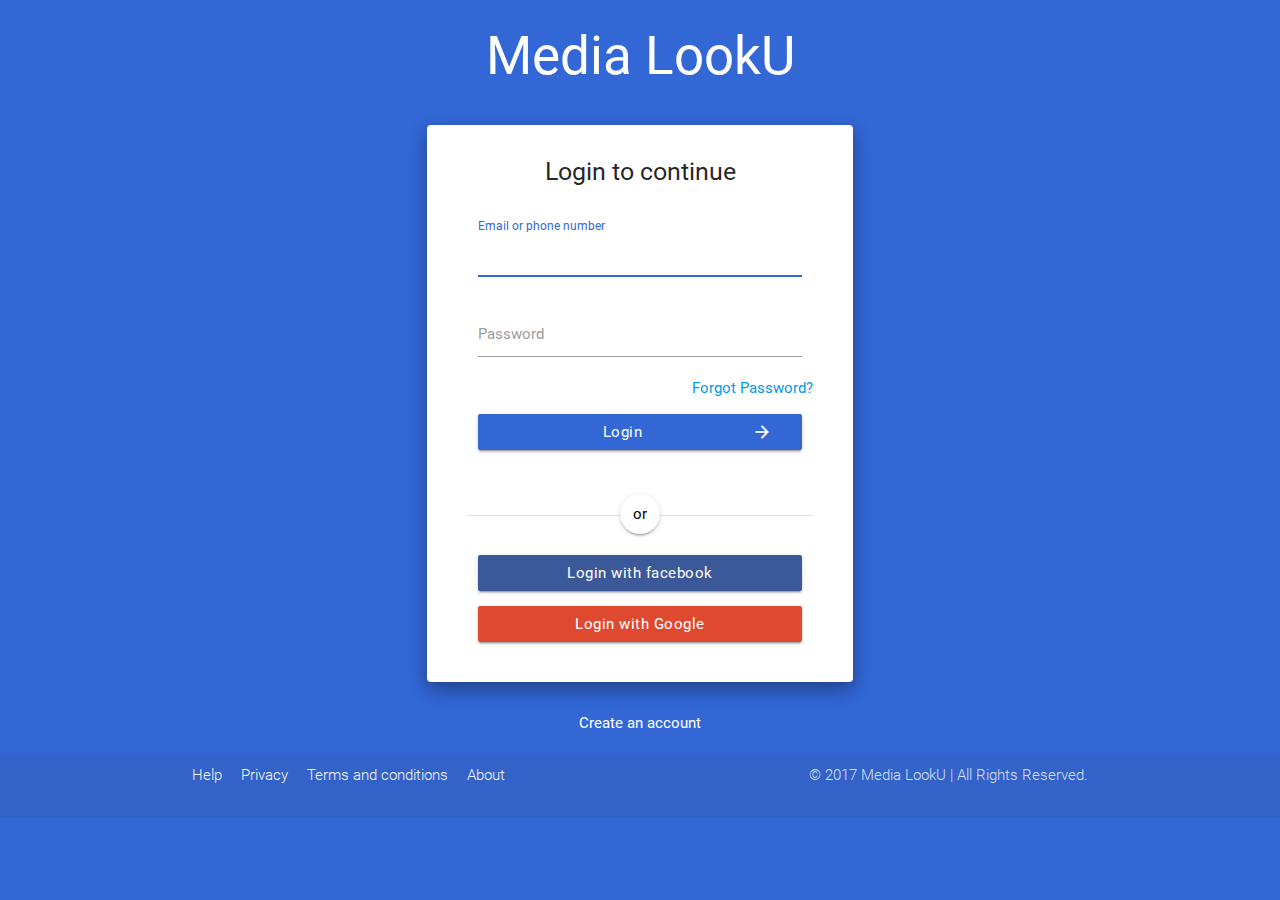
<file: login.html>
<!DOCTYPE html>
<html lang="en">
<head>
    <meta charset="UTF-8">
    <title>Login | Media LookU</title>
    <meta name="viewport" content="width=device-width, initial-scale=1.0"/>

    <link href="http://fonts.googleapis.com/icon?family=Material+Icons" rel="stylesheet">
    <link rel="stylesheet" type="text/css" href="materialize/css/materialize.css">
    <link rel="stylesheet" type="text/css" href="mycss.css">

    <script type="text/javascript" src="https://code.jquery.com/jquery-2.1.1.min.js"></script>
    <script type="text/javascript" src="materialize/js/materialize.js"></script>

</head>
<body style="background-color: #3367d6">
<div class="banner" style="text-align: center">
    <h2 class="white-text">Media LookU</h2>
</div>

<form id="sign_in_form" action="" method="post" onsubmit="return validateSignInForm()">
    <div class="user-card">
        <h5 style="margin-bottom: 30px">Login to continue</h5>
        <div class="row">
            <div class="input-field col s12">
                <input required name="username" type="text" id="username" autofocus>
                <label for="username">Email or phone number</label>
                <span id="checker" style="display: none"></span>
                <span id="error_no_user" class="error-msg" style="display: none;">Sorry, doesn't recognize that username.</span>
                <span id="error_username" class="error-msg" style="display:none;">Please enter your username.</span>
            </div>

            <div class="input-field col s12">
                <input name="password" type="password" id="password">
                <label for="password">Password</label>
                <span id="error_password" class="error-msg" style="display:none;">Please enter your password.</span>
            </div>
            <a href="#" class="right">Forgot Password?</a>
            <div class="input-field col s12">
                <a type="submit" class="btn user-btn my-blue white-text">Login<i class="material-icons right">&#xE5C8;</i></a>
            </div>
        </div>
        <br/><br/>

        <div class="divider"></div>
        <h6 class="btn-floating white black-text" style="margin-top: -23px">or</h6>

        <div class="row">
            <div class="input-field col s12">
                <a class="btn user-btn facebook white-text">Login with facebook</a>
            </div>
            <div class="input-field col s12">
                <a class="btn user-btn google-p white-text">Login with Google</a>
            </div>
        </div>
    </div>

</form>
<div style="text-align: center;margin-bottom: 20px">
    <a href="sign-up.html" class="center white-text">Create an account</a>
</div>

<footer class="page-footer my-blue">
    <div class="footer-copyright">
        <div class="container">
            <div class="row">
                <div class="col m8 l8 s12">
                    <a class="grey-text text-lighten-4">Help</a>
                    <a class="grey-text text-lighten-4">Privacy</a>
                    <a class="grey-text text-lighten-4">Terms and conditions</a>
                    <a class="grey-text text-lighten-4">About</a>
                </div>
                <div class="col s12 l4 m4">
                    <div class="right"> © 2017 Media LookU | All Rights Reserved.</div>
                </div>
            </div>
        </div>
    </div>
</footer>

</body>
</html>
</file>
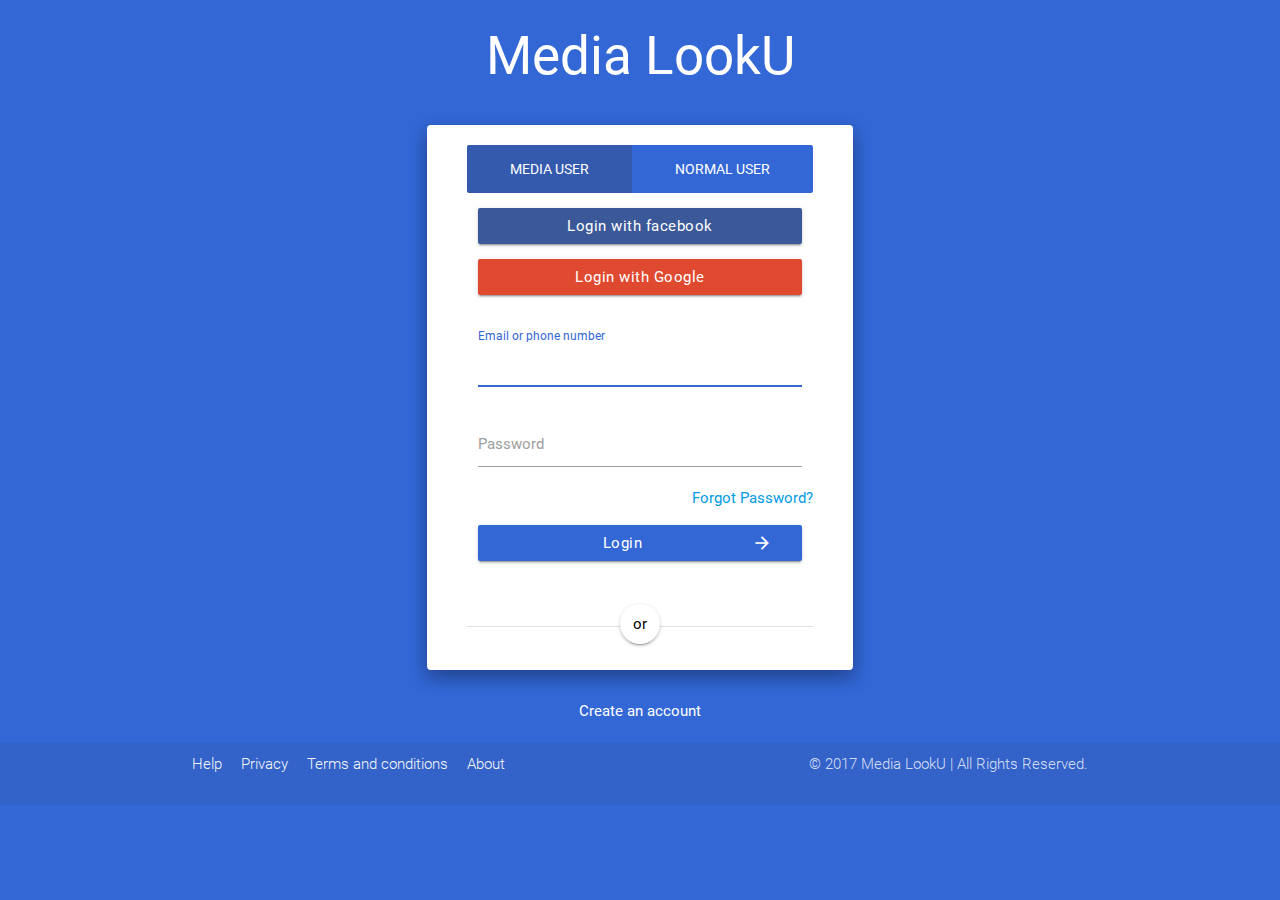
<file: signup.html>
<!DOCTYPE html>
<html lang="en">
<head>
    <meta charset="UTF-8">
    <title>Sign Up | Media LookU</title>

    <meta name="viewport" content="width=device-width, initial-scale=1.0"/>

    <link href="http://fonts.googleapis.com/icon?family=Material+Icons" rel="stylesheet">
    <link rel="stylesheet" type="text/css" href="materialize/css/materialize.css">
    <link rel="stylesheet" type="text/css" href="mycss.css">

    <script type="text/javascript" src="https://code.jquery.com/jquery-2.1.1.min.js"></script>
    <script type="text/javascript" src="materialize/js/materialize.js"></script>

</head>
<body style="background-color: #3367d6">
<div class="banner" style="text-align: center">
    <h2 class="white-text">Media LookU</h2>
</div>

<form id="sign_up_form" action="" method="post" onsubmit="return validateSignUnForm()">
    <div class="user-card">
        <ul id="tabs-swipe-demo" class="tabs my-blue tabs-fixed-width">
            <li class="tab col s3"><a class="white-text active" href="#test-swipe-1">Media User</a></li>
            <li class="tab col s3"><a class="white-text" href="#test-swipe-2">Normal User</a></li>
        </ul>

        <div id="test-swipe-1" class="col s12">
            <div class="row">
                <div class="input-field col s12">
                    <a class="btn user-btn facebook white-text">Login with facebook</a>
                </div>
                <div class="input-field col s12">
                    <a class="btn user-btn google-p white-text">Login with Google</a>
                </div>
            </div>

            <div class="row" style="margin-top: 30px">
                <div class="input-field col s12">
                    <input required name="username" type="text" id="username" autofocus>
                    <label for="username">Email or phone number</label>
                    <span id="checker" style="display: none"></span>
                    <span id="error_no_user" class="error-msg" style="display: none;">Sorry, doesn't recognize that username.</span>
                    <span id="error_username" class="error-msg" style="display:none;">Please enter your username.</span>
                </div>

                <div class="input-field col s12">
                    <input name="password" type="password" id="password">
                    <label for="password">Password</label>
                    <span id="error_password" class="error-msg" style="display:none;">Please enter your password.</span>
                </div>
                <a href="#" class="right">Forgot Password?</a>
                <div class="input-field col s12">
                    <a type="submit" class="btn user-btn my-blue white-text">Login<i class="material-icons right">&#xE5C8;</i></a>
                </div>
            </div>
            <br/><br/>

            <div class="divider"></div>
            <h6 class="btn-floating white black-text" style="margin-top: -23px">or</h6>
        </div>

        <div id="test-swipe-2" class="col s12">
            Test 2
        </div>

    </div>

</form>
<div style="text-align: center;margin-bottom: 20px">
    <a href="sign-up.html" class="center white-text">Create an account</a>
</div>

<footer class="page-footer my-blue">
    <div class="footer-copyright">
        <div class="container">
            <div class="row">
                <div class="col m8 l8 s12">
                    <a class="grey-text text-lighten-4">Help</a>
                    <a class="grey-text text-lighten-4">Privacy</a>
                    <a class="grey-text text-lighten-4">Terms and conditions</a>
                    <a class="grey-text text-lighten-4">About</a>
                </div>
                <div class="col s12 l4 m4">
                    <div class="right"> © 2017 Media LookU | All Rights Reserved.</div>
                </div>
            </div>
        </div>
    </div>
</footer>

</body>
</html>
</file>
<file: mycss.css>
body{
    background-color: #e9ebee;
}

.progress{
    margin: 0;
    background-color: #fff !important;
}
.progress .indeterminate{
    background-color: #4285f4;
}

.my-blue{
    background-color: #3367d6 !important;
}

.top-fixed{
    margin-top: 68px;
}

.nav-color{
    background-color: #3367d6;
}
.nav-tab-color{
    background-color: #4285f4;
}
.nav-extended {
    padding: 0 44px;
}
.nav-wrapper{
    min-height: 54px !important;
    line-height: 54px;
}
.nav-content{
    margin: 0 -44px;
}
.nav-img{
    margin-top: 13px;
    width: 32px;
    height: 32px;
    margin-right: 10px;
    margin-left: 10px;
}
nav i, nav [class^="mdi-"], nav [class*="mdi-"], nav i.material-icons{
    line-height: 44px;
    height: 48px;
}
nav, nav .nav-wrapper i, nav a.button-collapse, nav a.button-collapse i{
    line-height: 58px;
}

.nav-content .tabs{
    position: initial;
    overflow: hidden;
}
.nav-content .tabs .indicator, .user-card .tabs .indicator{
    display: none;
}
.tab-home{
    font-size: 18px !important;
    margin-top: 0;
    text-transform: capitalize;
}
.user-card .tabs{
    overflow: hidden;
    border-radius: 2px;
}
.tabs .tab a:hover, .tabs .tab a.active{
    background-color: rgba(51,51,51,0.25) !important;
}

.btn, .btn-flat{
    text-transform: none;
}

.modal{
    top: 20% !important;
}
.modal-content{
    text-align: center;
    color: #90949c;
    font-size: 16px;
    font-weight: normal;
    line-height: 20px;
    margin-top: 7%;
    padding-left: 25%;
    padding-right: 25%;
}
.modal-title{
    color: #4b4f56;
    font-size:20px;
    line-height: 24px;
}
.modal-divider{
    margin: 40px auto;
    width: 40%;
    text-align: center;
}
.modal-btn{
    width: 30%;
}

.bottom-info{
    display: none;
    top: 25%;
    height: 400px;
    width: 13%;
    left: 10px;
    position: fixed;
    right: 0;
    z-index: 400;
    background-color: #fff;
    margin: 0 2% 1% 0;
    padding-top: 10px;
    box-shadow: 0 2px 50px 0 rgba(0,0,0,.2), 0 0 0 1px rgba(0,0,0,.1);
}
.bottom-info .modal-content{
    padding: 10%;
}

.material-icons{
    line-height: inherit;
}

@media only screen and (max-width: 992px){
    .search-form{
        display: none !important;
    }
}
@media only screen and (max-width: 1298px){
    .search-form{
        width: 45% !important;
    }
}
.search-form{
    background: #4285f4;
    border-radius: 2px;
    display: inline-block;
    -ms-flex: 0 0 auto;
    flex: 0 0 auto;
    height: 36px;
    margin: 10px 0 6px 256px;
    position: relative;
    text-align: left;
    width: 60%;
    padding: 0;
    color: #fff;
}
input[type=search]{
    background: 0;
    border: 0;
    color: #fff;
    height: 28px;
    border-radius: 2px;
    transition: color .2s;
    width: 100%;
}
::-webkit-input-placeholder { /* Chrome/Opera/Safari */
    color: #fff;
}
::-moz-placeholder { /* Firefox 19+ */
    color: #fff;
}
:-ms-input-placeholder { /* IE 10+ */
    color: #fff;
}
:-moz-placeholder { /* Firefox 18- */
    color: #fff;
}
.search-form .material-icons{
    color: #fff;
    line-height: 38px;
}
nav .input-field label.active i{
    color: #fff;
}

input[type=text]:focus:not([readonly]) + label, input[type=password]:focus:not([readonly]) + label,
input[type=number]:focus:not([readonly]) + label,input[type=email]:focus:not([readonly]) + label,
input[type=url]:focus:not([readonly]) + label{
    color: #3367d6 !important;
}

input[type=text]:focus:not([readonly]), input[type=password]:focus:not([readonly]),
input[type=number]:focus:not([readonly]),input[type=email]:focus:not([readonly]),
input[type=url]:focus:not([readonly]){
    border-bottom: 1px solid #3367d6;
    box-shadow: 0 1px 0 0 #3367d6;
}

.dropdown-content{
    width: 20%;
    margin-top: 54px;
    box-shadow: 0 2px 10px rgba(0,0,0,.2);
    border-radius: 2px;
}
.dropdown-content li > a, .dropdown-content li > span{
    color: #4285f4;
    font-size: 14px;
    padding-left: 20px;
}
.dropdown-content li > span{
    color: #000;
}
#country li, #category li{
    padding: 10px;
}

#sidenav-overlay{
    left: 300px;
}

#country, #category{
    margin-top: 42px;
    margin-right: 20px;
}
#country{
    width: 350px;
}
#category{
    width: 200px;
}
.dd-list, .dd-list:hover{
    text-decoration: none;
    color: #4285f4;
    background-color: #fff;
    text-align: center;
    letter-spacing: .5px;
    transition: .2s ease-out;
    cursor: pointer;
    font-size: 1rem;
    outline: 0;
    border: none;
    border-radius: 2px;
    display: inline-block;
    height: 36px;
    line-height: 36px;
    padding: 0 2rem;
    text-transform: uppercase;
    vertical-align: middle;
    width: 200px;
    margin-right: 40px;
    margin-top: 5px;
}
@media only screen and (max-width: 515px){
    .dd-list, .dd-list:hover {
        margin: 0;
        margin-top: 5px;
        padding: 0;
        width: 160px;
    }
    #country{
        width: 300px;
    }
    #category{
        width: 160px;
    }
}
.dd-list i.material-icons{
    line-height: 36px;
}

.sign-out{
    background: #e52d27;
    background: -webkit-linear-gradient(to left, #e52d27 , #b31217);
    background: linear-gradient(to left, #e52d27 , #b31217);
    color: #fff !important;
}

.card-title{
    font-size: 28px !important;
    font-weight: 100;
}

.read-more{
    float: right;
}

.credits{
    font-size: 14px;
    line-height: 1.4;
    padding-left: 10px;
    text-rendering: auto;
    text-overflow: ellipsis!important;
    overflow: hidden!important;
    display: block;
    flex: 1 1 auto;
}

.avatar-img{
    flex: 0 0 auto;
    display: block;
}
.avatar{
    display: block;
    overflow: visible;
    text-overflow: ellipsis;
    line-height: normal;
    position: relative;
}
.author-img{
    width: 36px;
    height: 36px;
    margin-left: 10px;
    vertical-align: middle;
    display: inline-block;
}

.card .card-action{
    display: flex !important;
    align-items: center !important;
}
.card .card-action a:not(.btn):not(.btn-large):not(.btn-large):not(.btn-floating){
    color: #4285f4;
    margin-right: 10px;
    text-transform: capitalize;
    font-size: 14px;
}
.card .card-action a:not(.btn):not(.btn-large):not(.btn-large):not(.btn-floating):hover {
    color: #4285f4;
}
.time{
    font-size: 12px !important;
    color: rgba(0,0,0,.44)!important;
}

.user-card{
    position: relative;
    width: 33.333333%;
    text-align: center;
    margin: 40px auto 30px auto;
    padding: 20px 40px;
    border-radius: 4px ;
    -webkit-border-radius: 4px;
    -moz-border-radius: 4px;
    background-color: #fff;
    box-shadow: 0 8px 17px 0 rgba(0,0,0,0.2),0 6px 20px 0 rgba(0,0,0,0.19);
    -webkit-box-shadow: 0 8px 17px 0 rgba(0,0,0,0.2),0 6px 20px 0 rgba(0,0,0,0.19);
    -moz-box-shadow: 0 8px 17px 0 rgba(0,0,0,0.2),0 6px 20px 0 rgba(0,0,0,0.19);
}
@media only screen and (max-width: 870px){
    .user-card{
        width: 90%;
    }
}
.user-btn{
    width: 100%;
    text-transform: none;
}

.facebook{
    background-color: #3b5998 !important;
}
.google-p{
    background-color: #df4930 !important;
}

footer a{
    margin-right: 15px;
}
footer a:hover{
    text-decoration: underline;
}
.page-footer{
    padding-top: 0;
}
</file>
